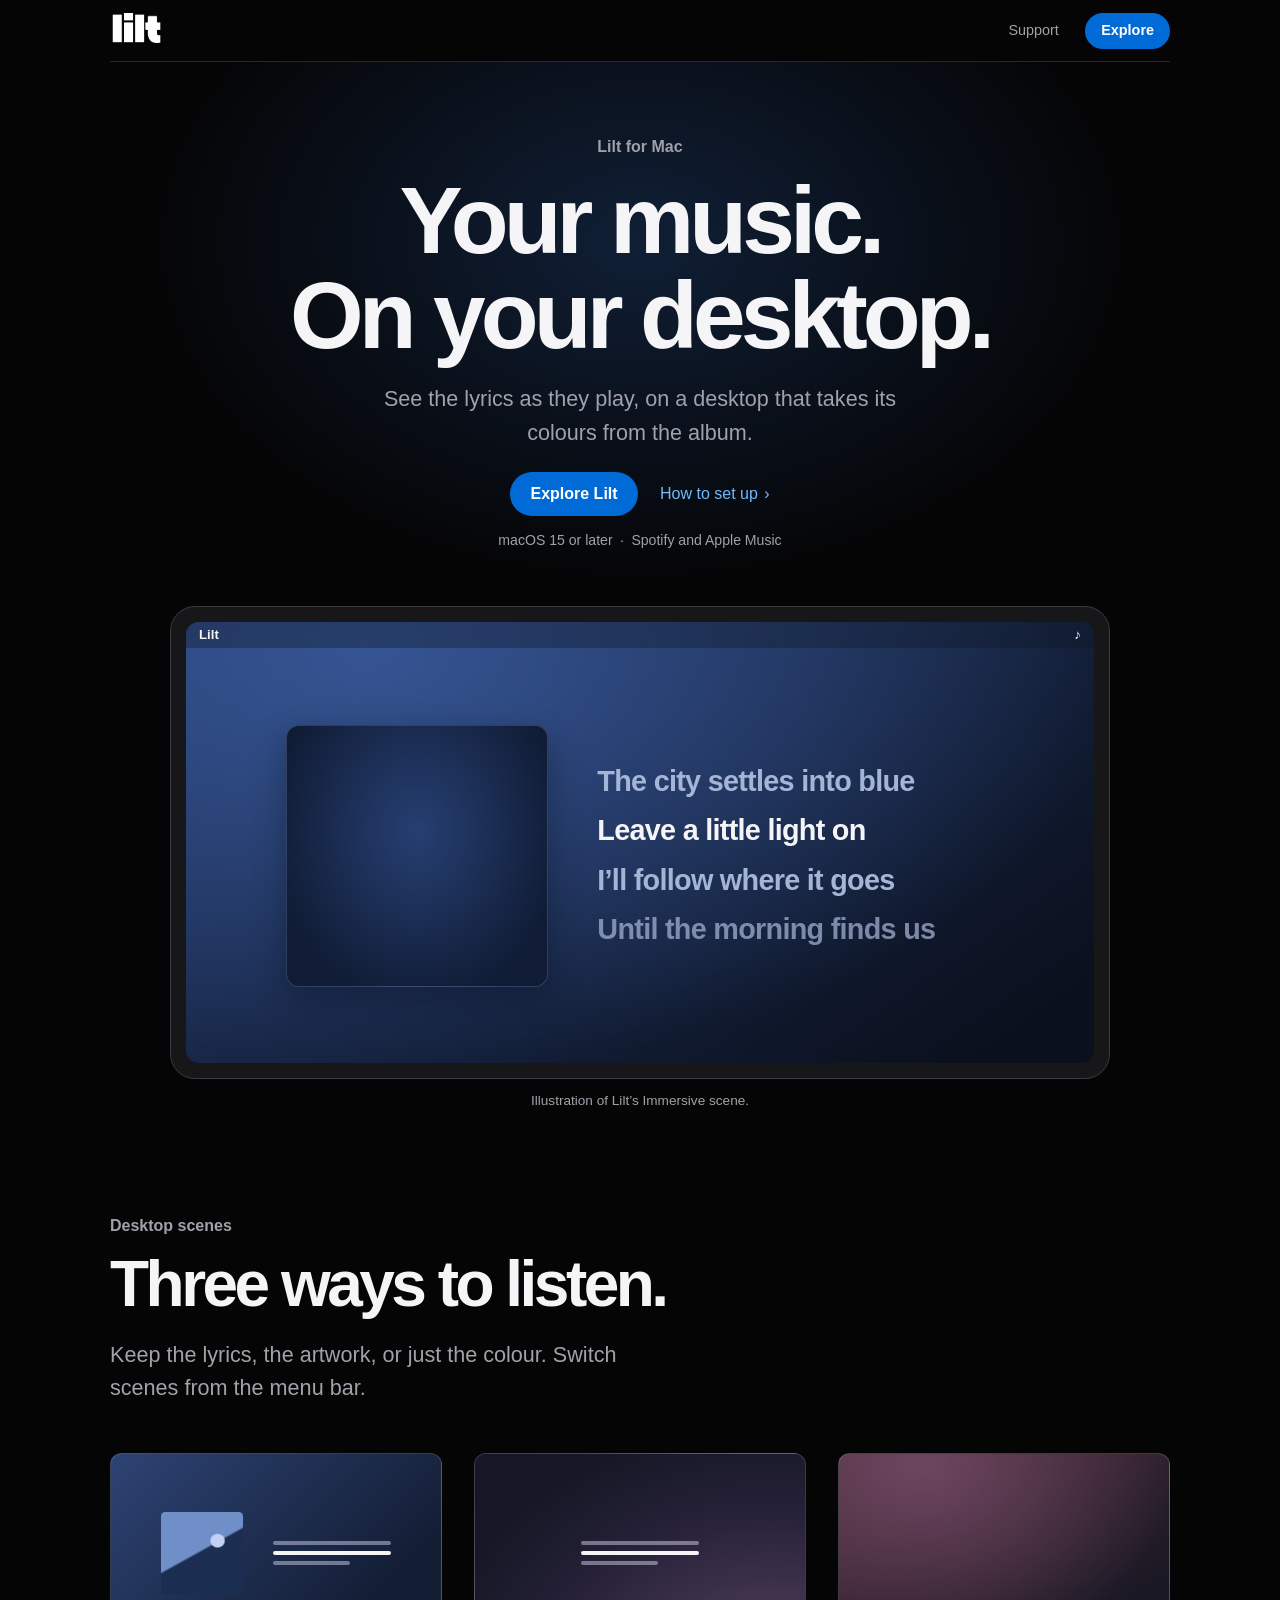
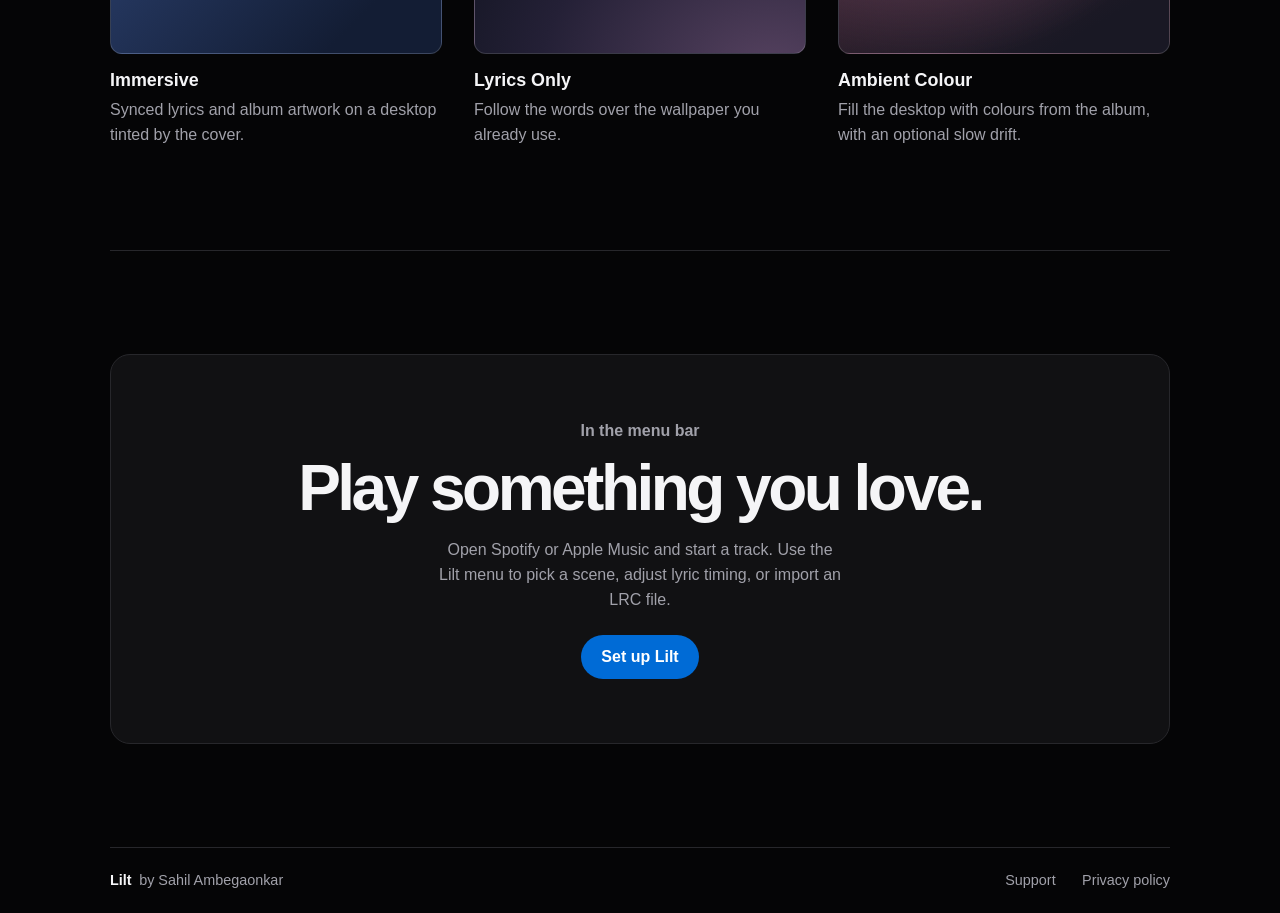
<file: index.html>
<!doctype html>
<html lang="en">
<head>
  <meta charset="utf-8">
  <meta name="viewport" content="width=device-width, initial-scale=1">
  <meta name="description" content="Lilt puts synced lyrics and album colours on your Mac desktop. Works with Spotify and Apple Music.">
  <meta name="theme-color" content="#050506">
  <title>Lilt — Lyrics on your desktop</title>
  <link rel="icon" href="assets/lilt.png">
  <link rel="stylesheet" href="assets/lilt-product.css">
  <script defer src="assets/lilt-artwork.js"></script>
</head>
<body id="top">
  <a class="skip" href="#main">Skip to content</a>
  <header class="site-header wrap">
    <a class="wordmark" href="#top" aria-label="Lilt home"><img src="assets/lilt.png" alt="Lilt" width="48" height="31"></a>
    <nav aria-label="Main navigation">
      <a href="support/">Support</a>
      <a class="nav-button" href="#features">Explore</a>
    </nav>
  </header>

  <main id="main">
    <section class="hero" aria-labelledby="headline">
      <div class="hero-copy wrap">
        <p class="kicker">Lilt for Mac</p>
        <h1 id="headline">Your music.<br>On your desktop.</h1>
        <p class="lede">See the lyrics as they play, on a desktop that takes its colours from the album.</p>
        <div class="actions">
          <a class="button" href="#features">Explore Lilt</a>
          <a class="text-link" href="support/#setup">How to set up <span aria-hidden="true">›</span></a>
        </div>
        <p class="compatibility">macOS 15 or later <span aria-hidden="true">·</span> Spotify and Apple Music</p>
      </div>

      <figure class="showcase wrap">
        <div class="display" aria-hidden="true">
          <div class="desktop">
            <div class="menubar"><span>Lilt</span><span>♪</span></div>
            <div class="desktop-content">
              <div class="sculpture">
                <div class="fallback-form"></div>
                <canvas width="1" height="1" hidden></canvas>
              </div>
              <div class="desktop-lyrics">
                <span>The city settles into blue</span>
                <strong>Leave a little light on</strong>
                <span>I’ll follow where it goes</span>
                <span>Until the morning finds us</span>
              </div>
            </div>
          </div>
        </div>
        <figcaption>Illustration of Lilt’s Immersive scene.</figcaption>
      </figure>
    </section>

    <section id="features" class="features wrap" aria-labelledby="features-title">
      <p class="kicker">Desktop scenes</p>
      <h2 id="features-title">Three ways to listen.</h2>
      <p class="lede">Keep the lyrics, the artwork, or just the colour. Switch scenes from the menu bar.</p>
      <div class="scene-grid">
        <article>
          <div class="scene scene-immersive" aria-hidden="true"><span class="scene-art"></span><span class="scene-lines"><i></i><i></i><i></i></span></div>
          <h3>Immersive</h3>
          <p>Synced lyrics and album artwork on a desktop tinted by the cover.</p>
        </article>
        <article>
          <div class="scene scene-lyrics" aria-hidden="true"><span class="scene-lines"><i></i><i></i><i></i></span></div>
          <h3>Lyrics Only</h3>
          <p>Follow the words over the wallpaper you already use.</p>
        </article>
        <article>
          <div class="scene scene-ambient" aria-hidden="true"></div>
          <h3>Ambient Colour</h3>
          <p>Fill the desktop with colours from the album, with an optional slow drift.</p>
        </article>
      </div>
    </section>

    <section class="setup wrap" aria-labelledby="setup-title">
      <div class="setup-panel">
        <p class="kicker">In the menu bar</p>
        <h2 id="setup-title">Play something you love.</h2>
        <p>Open Spotify or Apple Music and start a track. Use the Lilt menu to pick a scene, adjust lyric timing, or import an LRC file.</p>
        <a class="button" href="support/#setup">Set up Lilt</a>
      </div>
    </section>
  </main>
  <footer class="site-footer wrap">
    <p>Lilt <span>by Sahil Ambegaonkar</span></p>
    <nav aria-label="Footer navigation"><a href="support/">Support</a><a href="privacy/">Privacy policy</a></nav>
  </footer>
</body>
</html>
</file>
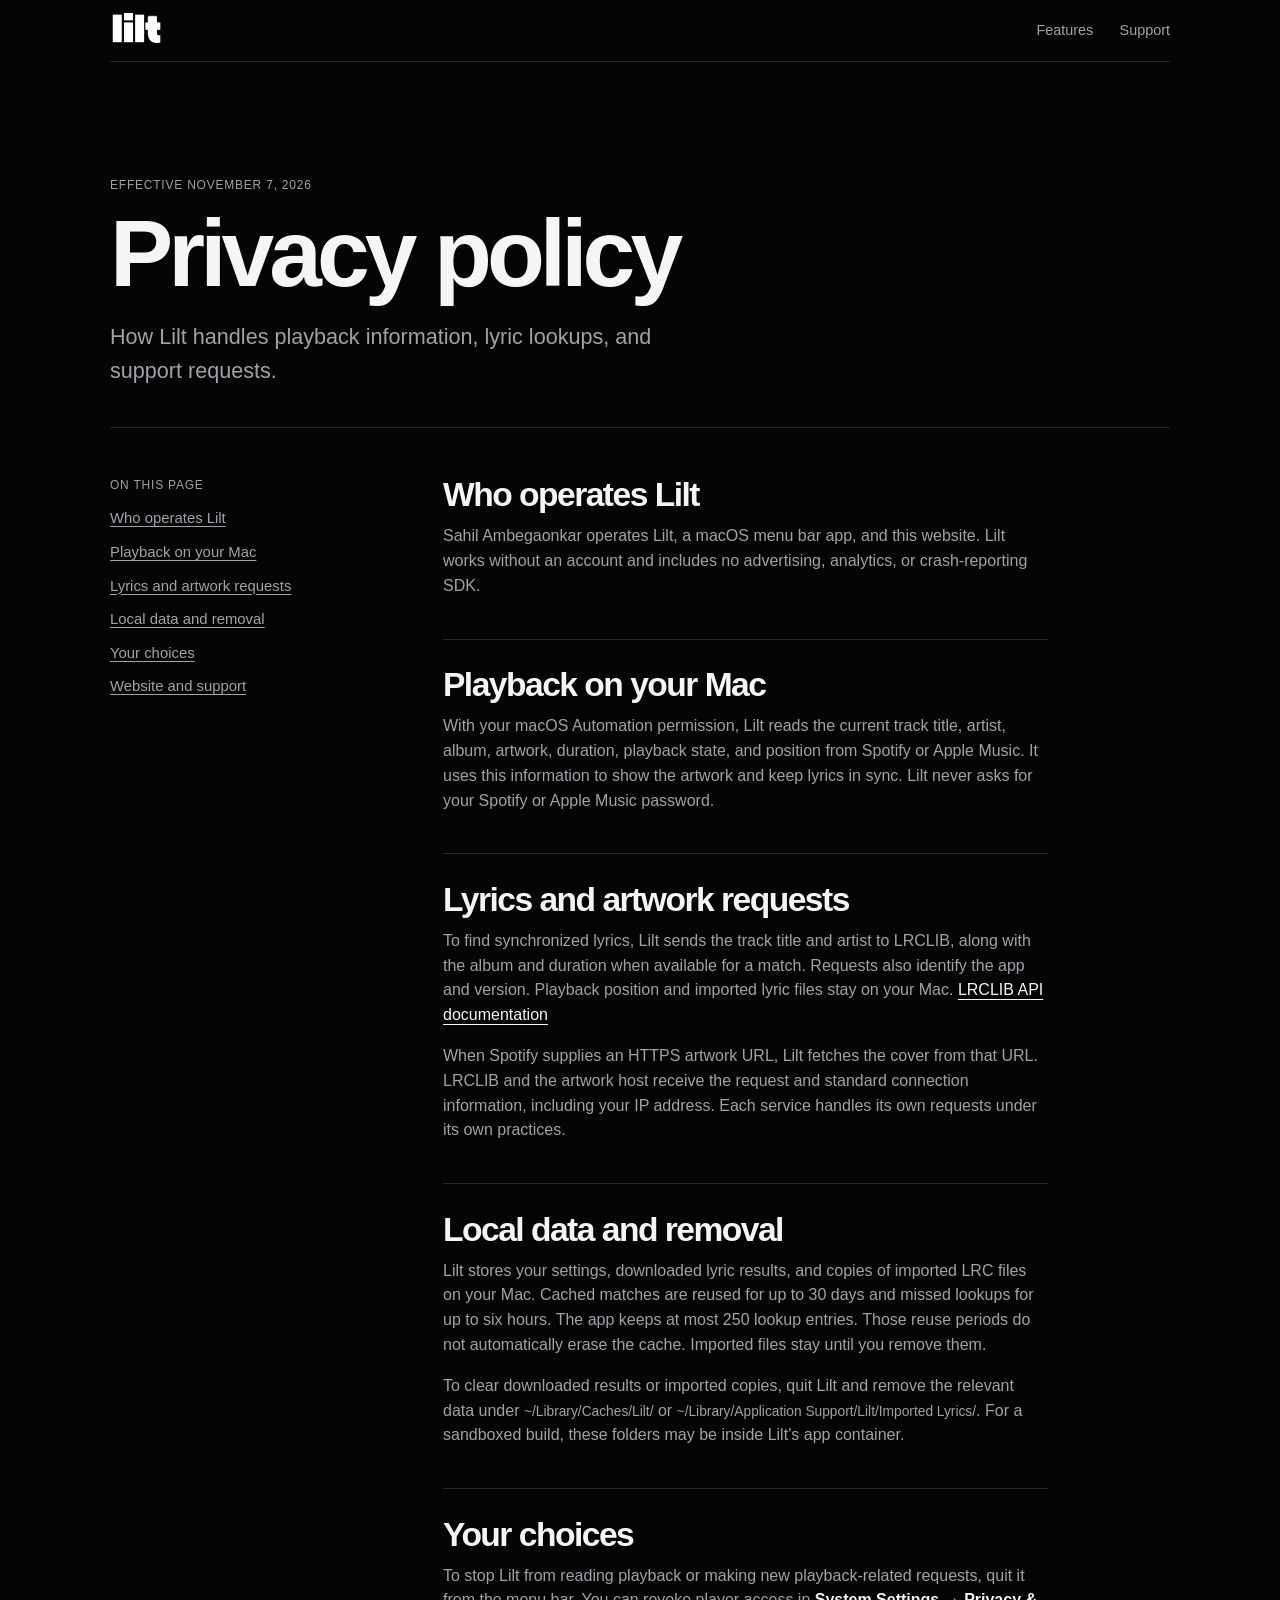
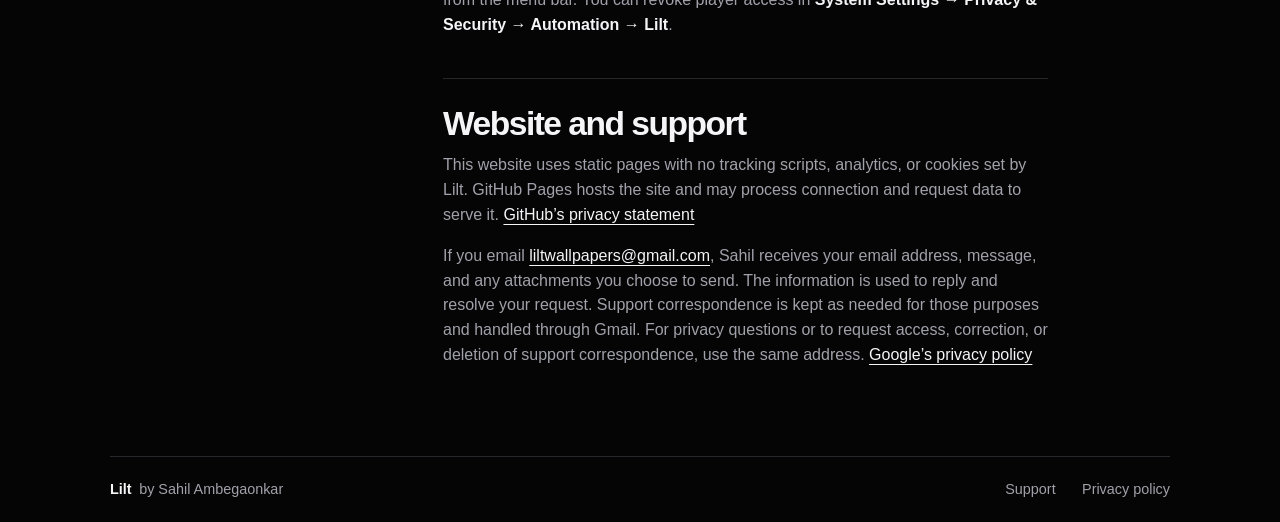
<file: privacy/index.html>
<!doctype html>
<html lang="en">
<head>
  <meta charset="utf-8">
  <meta name="viewport" content="width=device-width, initial-scale=1">
  <meta name="description" content="How Lilt handles playback information, lyric lookups, and support requests.">
  <meta name="theme-color" content="#050506">
  <title>Privacy policy — Lilt</title>
  <link rel="icon" href="../assets/lilt.png">
  <link rel="stylesheet" href="../assets/lilt-product.css">
</head>
<body>
  <a class="skip" href="#main">Skip to content</a>
  <header class="site-header wrap">
      <a class="wordmark" href="../index.html" aria-label="Lilt home"><img src="../assets/lilt.png" alt="Lilt" width="52" height="34"></a>
      <nav aria-label="Main navigation"><a href="../index.html#features">Features</a><a href="../support/">Support</a></nav>
  </header>
  <main id="main" class="wrap">
    <div class="article-head">
      <p class="eyebrow">Effective November 7, 2026</p>
      <h1 class="article-title">Privacy policy</h1>
      <p class="lede">How Lilt handles playback information, lyric lookups, and support requests.</p>
    </div>
    <div class="article-grid">
      <nav class="contents" aria-label="On this page"><p class="eyebrow">On this page</p><ul><li><a href="#overview">Who operates Lilt</a></li><li><a href="#playback">Playback on your Mac</a></li><li><a href="#requests">Lyrics and artwork requests</a></li><li><a href="#storage">Local data and removal</a></li><li><a href="#choices">Your choices</a></li><li><a href="#site">Website and support</a></li></ul></nav>
      <div class="prose">
        <section id="overview"><h2>Who operates Lilt</h2>
<p>Sahil Ambegaonkar operates Lilt, a macOS menu bar app, and this website. Lilt works without an account and includes no advertising, analytics, or crash-reporting SDK.</p>
        </section>
        <section id="playback"><h2>Playback on your Mac</h2>
<p>With your macOS Automation permission, Lilt reads the current track title, artist, album, artwork, duration, playback state, and position from Spotify or Apple Music. It uses this information to show the artwork and keep lyrics in sync. Lilt never asks for your Spotify or Apple Music password.</p>
        </section>
        <section id="requests"><h2>Lyrics and artwork requests</h2>
<p>To find synchronized lyrics, Lilt sends the track title and artist to LRCLIB, along with the album and duration when available for a match. Requests also identify the app and version. Playback position and imported lyric files stay on your Mac. <a href="https://lrclib.net/docs.txt">LRCLIB API documentation</a></p>
<p>When Spotify supplies an HTTPS artwork URL, Lilt fetches the cover from that URL. LRCLIB and the artwork host receive the request and standard connection information, including your IP address. Each service handles its own requests under its own practices.</p>
        </section>
        <section id="storage"><h2>Local data and removal</h2>
<p>Lilt stores your settings, downloaded lyric results, and copies of imported LRC files on your Mac. Cached matches are reused for up to 30 days and missed lookups for up to six hours. The app keeps at most 250 lookup entries. Those reuse periods do not automatically erase the cache. Imported files stay until you remove them.</p>
<p>To clear downloaded results or imported copies, quit Lilt and remove the relevant data under <code>~/Library/Caches/Lilt/</code> or <code>~/Library/Application Support/Lilt/Imported Lyrics/</code>. For a sandboxed build, these folders may be inside Lilt’s app container.</p>
        </section>
        <section id="choices"><h2>Your choices</h2>
<p>To stop Lilt from reading playback or making new playback-related requests, quit it from the menu bar. You can revoke player access in <strong>System Settings → Privacy &amp; Security → Automation → Lilt</strong>.</p>
        </section>
        <section id="site"><h2>Website and support</h2>
<p>This website uses static pages with no tracking scripts, analytics, or cookies set by Lilt. GitHub Pages hosts the site and may process connection and request data to serve it. <a href="https://docs.github.com/en/site-policy/privacy-policies/github-general-privacy-statement">GitHub’s privacy statement</a></p>
<p>If you email <a class="contact-address" href="mailto:liltwallpapers@gmail.com">liltwallpapers@gmail.com</a>, Sahil receives your email address, message, and any attachments you choose to send. The information is used to reply and resolve your request. Support correspondence is kept as needed for those purposes and handled through Gmail. For privacy questions or to request access, correction, or deletion of support correspondence, use the same address. <a href="https://policies.google.com/privacy">Google’s privacy policy</a></p>
        </section>
      </div>
    </div>
  </main>
  <footer class="site-footer wrap">
    <p>Lilt <span>by Sahil Ambegaonkar</span></p>
    <nav aria-label="Footer navigation"><a href="../support/">Support</a><a href="../privacy/">Privacy policy</a></nav>
  </footer>
</body>
</html>
</file>
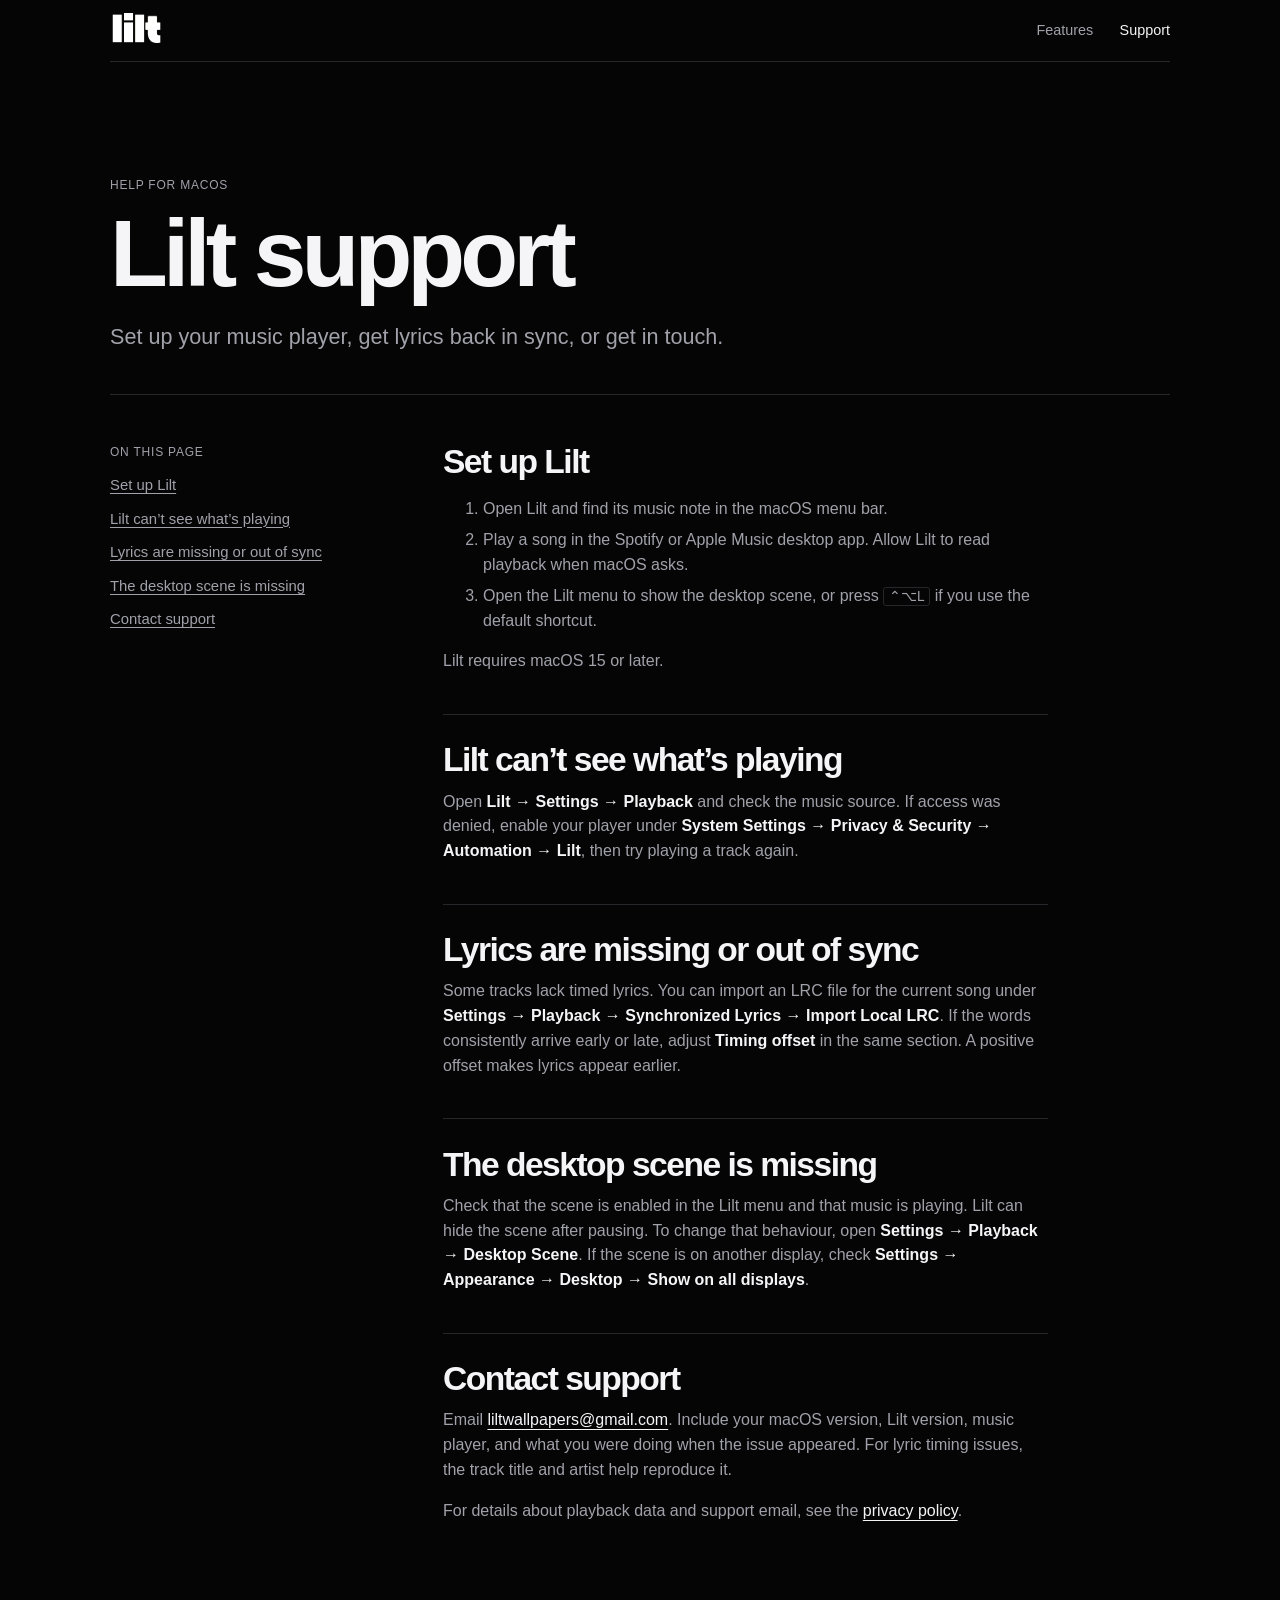
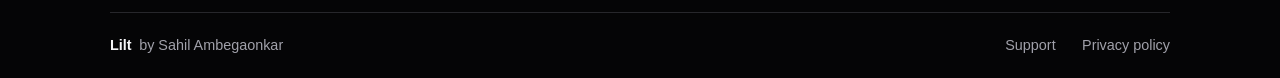
<file: support/index.html>
<!doctype html>
<html lang="en">
<head>
  <meta charset="utf-8">
  <meta name="viewport" content="width=device-width, initial-scale=1">
  <meta name="description" content="Set up your music player, get lyrics back in sync, or get in touch.">
  <meta name="theme-color" content="#050506">
  <title>Lilt support — Lilt</title>
  <link rel="icon" href="../assets/lilt.png">
  <link rel="stylesheet" href="../assets/lilt-product.css">
</head>
<body>
  <a class="skip" href="#main">Skip to content</a>
  <header class="site-header wrap">
      <a class="wordmark" href="../index.html" aria-label="Lilt home"><img src="../assets/lilt.png" alt="Lilt" width="52" height="34"></a>
      <nav aria-label="Main navigation"><a href="../index.html#features">Features</a><a href="../support/" aria-current="page">Support</a></nav>
  </header>
  <main id="main" class="wrap">
    <div class="article-head">
      <p class="eyebrow">Help for macOS</p>
      <h1 class="article-title">Lilt support</h1>
      <p class="lede">Set up your music player, get lyrics back in sync, or get in touch.</p>
    </div>
    <div class="article-grid">
      <nav class="contents" aria-label="On this page"><p class="eyebrow">On this page</p><ul><li><a href="#setup">Set up Lilt</a></li><li><a href="#permissions">Lilt can’t see what’s playing</a></li><li><a href="#lyrics">Lyrics are missing or out of sync</a></li><li><a href="#desktop">The desktop scene is missing</a></li><li><a href="#contact">Contact support</a></li></ul></nav>
      <div class="prose">
        <section id="setup"><h2>Set up Lilt</h2>
<ol><li>Open Lilt and find its music note in the macOS menu bar.</li><li>Play a song in the Spotify or Apple Music desktop app. Allow Lilt to read playback when macOS asks.</li><li>Open the Lilt menu to show the desktop scene, or press <kbd>⌃⌥L</kbd> if you use the default shortcut.</li></ol>
<p>Lilt requires macOS 15 or later.</p>
        </section>
        <section id="permissions"><h2>Lilt can’t see what’s playing</h2>
<p>Open <strong>Lilt → Settings → Playback</strong> and check the music source. If access was denied, enable your player under <strong>System Settings → Privacy &amp; Security → Automation → Lilt</strong>, then try playing a track again.</p>
        </section>
        <section id="lyrics"><h2>Lyrics are missing or out of sync</h2>
<p>Some tracks lack timed lyrics. You can import an LRC file for the current song under <strong>Settings → Playback → Synchronized Lyrics → Import Local LRC</strong>. If the words consistently arrive early or late, adjust <strong>Timing offset</strong> in the same section. A positive offset makes lyrics appear earlier.</p>
        </section>
        <section id="desktop"><h2>The desktop scene is missing</h2>
<p>Check that the scene is enabled in the Lilt menu and that music is playing. Lilt can hide the scene after pausing. To change that behaviour, open <strong>Settings → Playback → Desktop Scene</strong>. If the scene is on another display, check <strong>Settings → Appearance → Desktop → Show on all displays</strong>.</p>
        </section>
        <section id="contact"><h2>Contact support</h2>
<p>Email <a class="contact-address" href="mailto:liltwallpapers@gmail.com">liltwallpapers@gmail.com</a>. Include your macOS version, Lilt version, music player, and what you were doing when the issue appeared. For lyric timing issues, the track title and artist help reproduce it.</p>
<p>For details about playback data and support email, see the <a href="../privacy/">privacy policy</a>.</p>
        </section>
      </div>
    </div>
  </main>
  <footer class="site-footer wrap">
    <p>Lilt <span>by Sahil Ambegaonkar</span></p>
    <nav aria-label="Footer navigation"><a href="../support/">Support</a><a href="../privacy/">Privacy policy</a></nav>
  </footer>
</body>
</html>
</file>
<file: assets/lilt-product.css>
:root {
  color-scheme: dark;
  --background: #050506;
  --ink: #f5f5f7;
  --muted: #a1a1aa;
  --line: #27272b;
  --accent: #72baff;
  --blue: #006bd6;
  --sans: -apple-system, BlinkMacSystemFont, "Helvetica Neue", Arial, sans-serif;
  --mono: ui-monospace, Menlo, monospace;
}

*, *::before, *::after { box-sizing: border-box; }
html { scroll-behavior: smooth; }
body { margin: 0; background: var(--background); color: var(--ink); font: 1rem/1.55 var(--sans); }
a { color: inherit; text-underline-offset: .22em; }
a:hover { color: var(--accent); }
:focus-visible { outline: 2px solid var(--accent); outline-offset: 4px; }
.skip { position: fixed; z-index: 3; top: 8px; left: 8px; transform: translateY(-150%); background: var(--ink); color: var(--background); padding: .65rem 1rem; }
.skip:focus { transform: none; color: var(--background); }
.wrap { width: min(calc(100% - 48px), 1060px); margin-inline: auto; }

.site-header, .site-footer { display: flex; align-items: center; justify-content: space-between; gap: 1rem; }
.site-header { min-height: 62px; border-bottom: 1px solid var(--line); }
.site-header nav, .site-footer nav { display: flex; gap: clamp(.8rem, 2.5vw, 1.65rem); align-items: center; }
.site-header nav a, .site-footer nav a { font-size: .9rem; text-decoration: none; color: var(--muted); }
.site-header nav a { display: inline-flex; align-items: center; min-height: 44px; }
.site-header nav a:hover, .site-footer nav a:hover, .site-header [aria-current="page"] { color: var(--ink); }
.wordmark { display: grid; place-items: center; width: 52px; height: 44px; overflow: hidden; mix-blend-mode: screen; }
.wordmark img { width: 101px; height: 101px; max-width: none; margin: -28.5px -24.5px; filter: contrast(1.4); }

.button, .site-header nav .nav-button {
  display: inline-flex;
  min-height: 44px;
  align-items: center;
  justify-content: center;
  padding: .6rem 1.25rem;
  border-radius: 999px;
  background: var(--blue);
  color: #fff;
  text-decoration: none;
  font-weight: 560;
}
.button:hover, .site-header nav .nav-button:hover { background: #1875d0; color: #fff; }
.site-header nav .nav-button { min-height: 36px; padding: .35rem 1rem; }
.text-link { display: inline-flex; min-height: 44px; align-items: center; gap: .4em; color: var(--accent); text-decoration: none; }
.text-link:hover { text-decoration: underline; }

.hero {
  padding-top: clamp(3.4rem, 5.7vw, 5.25rem);
  text-align: center;
  background: radial-gradient(ellipse 490px 340px at 50% 180px, #101f36, transparent);
}
.kicker { margin: 0 0 .8rem; color: var(--muted); font-size: 1rem; font-weight: 620; }
h1, h2, h3 { text-wrap: balance; }
.hero h1, .article-title { margin: 0; font-size: clamp(3.1rem, 7.4vw, 6.05rem); font-weight: 680; letter-spacing: -.052em; line-height: 1.01; }
.lede { max-width: 46ch; margin: 1.15rem 0 0; color: var(--muted); font-size: clamp(1.08rem, 2.1vw, 1.35rem); text-wrap: pretty; }
.hero .lede { margin-inline: auto; }
.actions { display: flex; flex-wrap: wrap; justify-content: center; gap: .4rem 1.4rem; margin-top: 1.45rem; }
.compatibility { margin: .85rem 0 0; color: var(--muted); font-size: .88rem; }
.compatibility span { padding-inline: .25em; }

.showcase { width: min(calc(100% - 48px), 940px); margin: clamp(2.2rem, 4.2vw, 3.5rem) auto 0; }
.display { border: 1px solid #3a3b42; border-radius: clamp(12px, 2.2vw, 25px); padding: clamp(6px, 1.25vw, 15px); background: #17171a; }
.desktop {
  overflow: hidden;
  border-radius: clamp(6px, 1.25vw, 13px);
  background: radial-gradient(ellipse at 20% 7%, #355492, transparent 73%), linear-gradient(145deg, #223867, #0a101d 92%);
}
.menubar { display: flex; justify-content: space-between; padding: .24em 1em; background: #1017255c; font-size: clamp(.58rem, 1.25vw, .82rem); font-weight: 620; }
.desktop-content { display: grid; grid-template-columns: .66fr 1fr; align-items: center; gap: 7%; min-height: clamp(132px, 36vw, 415px); padding: 8% 11%; text-align: left; }
.sculpture {
  position: relative;
  display: grid;
  place-items: center;
  aspect-ratio: 1;
  min-width: 0;
  contain: layout paint;
  border: 1px solid #b8cbff32;
  border-radius: 5%;
  background: radial-gradient(ellipse at 50% 40%, #263f72, #101c35 80%);
  box-shadow: 0 12px 32px #060b1955;
}
.sculpture canvas { position: absolute; inset: 0; width: 100%; height: 100%; }
.fallback-form { width: 58%; aspect-ratio: 1; border: clamp(5px, 1.5vw, 18px) solid #a3b8e6; border-left-color: #465781; border-bottom-color: #697fae; border-radius: 50%; transform: rotate(-25deg) scaleY(.85); }
.is-rendered .fallback-form { visibility: hidden; }
.desktop-lyrics { display: grid; gap: .55em; font-size: clamp(.68rem, 2.6vw, 1.8rem); font-weight: 650; line-height: 1.17; letter-spacing: -.025em; }
.desktop-lyrics span { color: #a5b5d6; }
.desktop-lyrics span:last-child { opacity: .72; }
.showcase figcaption { margin-top: .7rem; color: var(--muted); font-size: .85rem; }

.features, .setup { padding-block: clamp(3.8rem, 8vw, 7.5rem); }
.features { scroll-margin-top: 1rem; }
.features h2, .setup h2 { margin: 0; font-size: clamp(2.25rem, 5vw, 4.2rem); font-weight: 670; line-height: 1.06; letter-spacing: -.055em; }
.scene-grid { display: grid; grid-template-columns: repeat(3, minmax(0, 1fr)); gap: clamp(1rem, 3vw, 2rem); margin-top: clamp(1.6rem, 4vw, 3rem); }
.scene { display: flex; align-items: center; justify-content: center; gap: 9%; aspect-ratio: 1.65; border: 1px solid #ffffff27; border-radius: 12px; overflow: hidden; }
.scene-immersive { background: linear-gradient(135deg, #2d4373, #131d34 78%); }
.scene-lyrics { background: radial-gradient(ellipse at 90% 110%, #564260, #242036 55%, #161726 80%); }
.scene-ambient { background: radial-gradient(ellipse at 25% 5%, #6d4660, transparent 74%), linear-gradient(150deg, #472936, #191824 82%); }
.scene-art { width: 25%; aspect-ratio: 1; border-radius: 5%; background: radial-gradient(ellipse at 69% 35%, #c2d1f5 8%, transparent 10%), linear-gradient(151deg, #708ec7 47%, #1b2e52 49%); }
.scene-lines { width: 36%; display: grid; gap: 6px; }
.scene-lines i { display: block; height: 4px; border-radius: 6px; background: #d4d8ee79; }
.scene-lines i:nth-child(2) { background: #f5f5f7; }
.scene-lines i:last-child { width: 65%; }
.scene-grid h3 { margin: .85rem 0 .2rem; font-size: 1.12rem; }
.scene-grid p, .setup p { margin: 0; color: var(--muted); }
.setup { border-top: 1px solid var(--line); }
.setup-panel { padding: clamp(2rem, 6vw, 4rem) 1rem; text-align: center; border: 1px solid var(--line); border-radius: 20px; background: #111113; }
.setup-panel .kicker { margin-bottom: .7rem; }
.setup-panel p:not(.kicker) { max-width: 49ch; margin: 1rem auto 1.4rem; text-wrap: pretty; }
.site-footer { padding-block: 1.35rem; border-top: 1px solid var(--line); }
.site-footer p { margin: 0; font-size: .9rem; font-weight: 630; }
.site-footer p span { color: var(--muted); font-weight: 400; margin-left: .25em; }
.eyebrow { color: var(--muted); font: .75rem/1.5 var(--sans); letter-spacing: .065em; text-transform: uppercase; }
.article-head { padding: clamp(3.25rem, 8vw, 7rem) 0 2.5rem; border-bottom: 1px solid var(--line); }
.article-title { font-size: clamp(3.2rem, 7.4vw, 6.8rem); }
.article-head .lede { max-width: 53ch; margin-bottom: 0; }
.article-grid { display: grid; grid-template-columns: minmax(145px, .37fr) minmax(0, 1fr); gap: 2rem 5vw; padding-block: 3rem 4.5rem; }
.contents { align-self: start; position: sticky; top: 1.5rem; }
.contents p { margin-top: 0; }
.contents ul { list-style: none; margin: 0; padding: 0; display: grid; gap: .55rem; }
.contents a { color: var(--muted); font-size: .93rem; }
.contents a:hover { color: var(--ink); }
.prose { max-width: 68ch; }
.prose section + section { margin-top: 2.5rem; padding-top: 1.65rem; border-top: 1px solid var(--line); }
.prose section { scroll-margin-top: 1.5rem; }
.prose h2 { margin: 0 0 .65rem; font-size: clamp(1.5rem, 2.65vw, 2.1rem); letter-spacing: -.045em; line-height: 1.12; }
.prose p, .prose li { color: var(--muted); }
.prose p { margin: .5rem 0 1rem; }
.prose strong, .prose a { color: var(--ink); }
.prose li + li { margin-top: .4rem; }
.prose code, kbd { font: .86em var(--sans); overflow-wrap: anywhere; }
kbd { border: 1px solid var(--line); border-radius: 3px; padding: .08em .34em; }
.contact-address { overflow-wrap: anywhere; }


@media (max-width: 680px) {
  .wrap, .showcase { width: calc(100% - 36px); }
  .article-grid { grid-template-columns: 1fr; padding-top: 1.6rem; }
  .contents { position: static; border-bottom: 1px solid var(--line); padding-bottom: 1.25rem; }
  .contents ul { display: flex; flex-wrap: wrap; gap: .55rem 1rem; }
  .scene-grid { grid-template-columns: 1fr; gap: 1.75rem; }
  .scene { aspect-ratio: 2; }
  .site-footer { align-items: start; flex-direction: column; }
}
@media (prefers-reduced-motion: reduce) {
  html { scroll-behavior: auto; }
}
</file>
